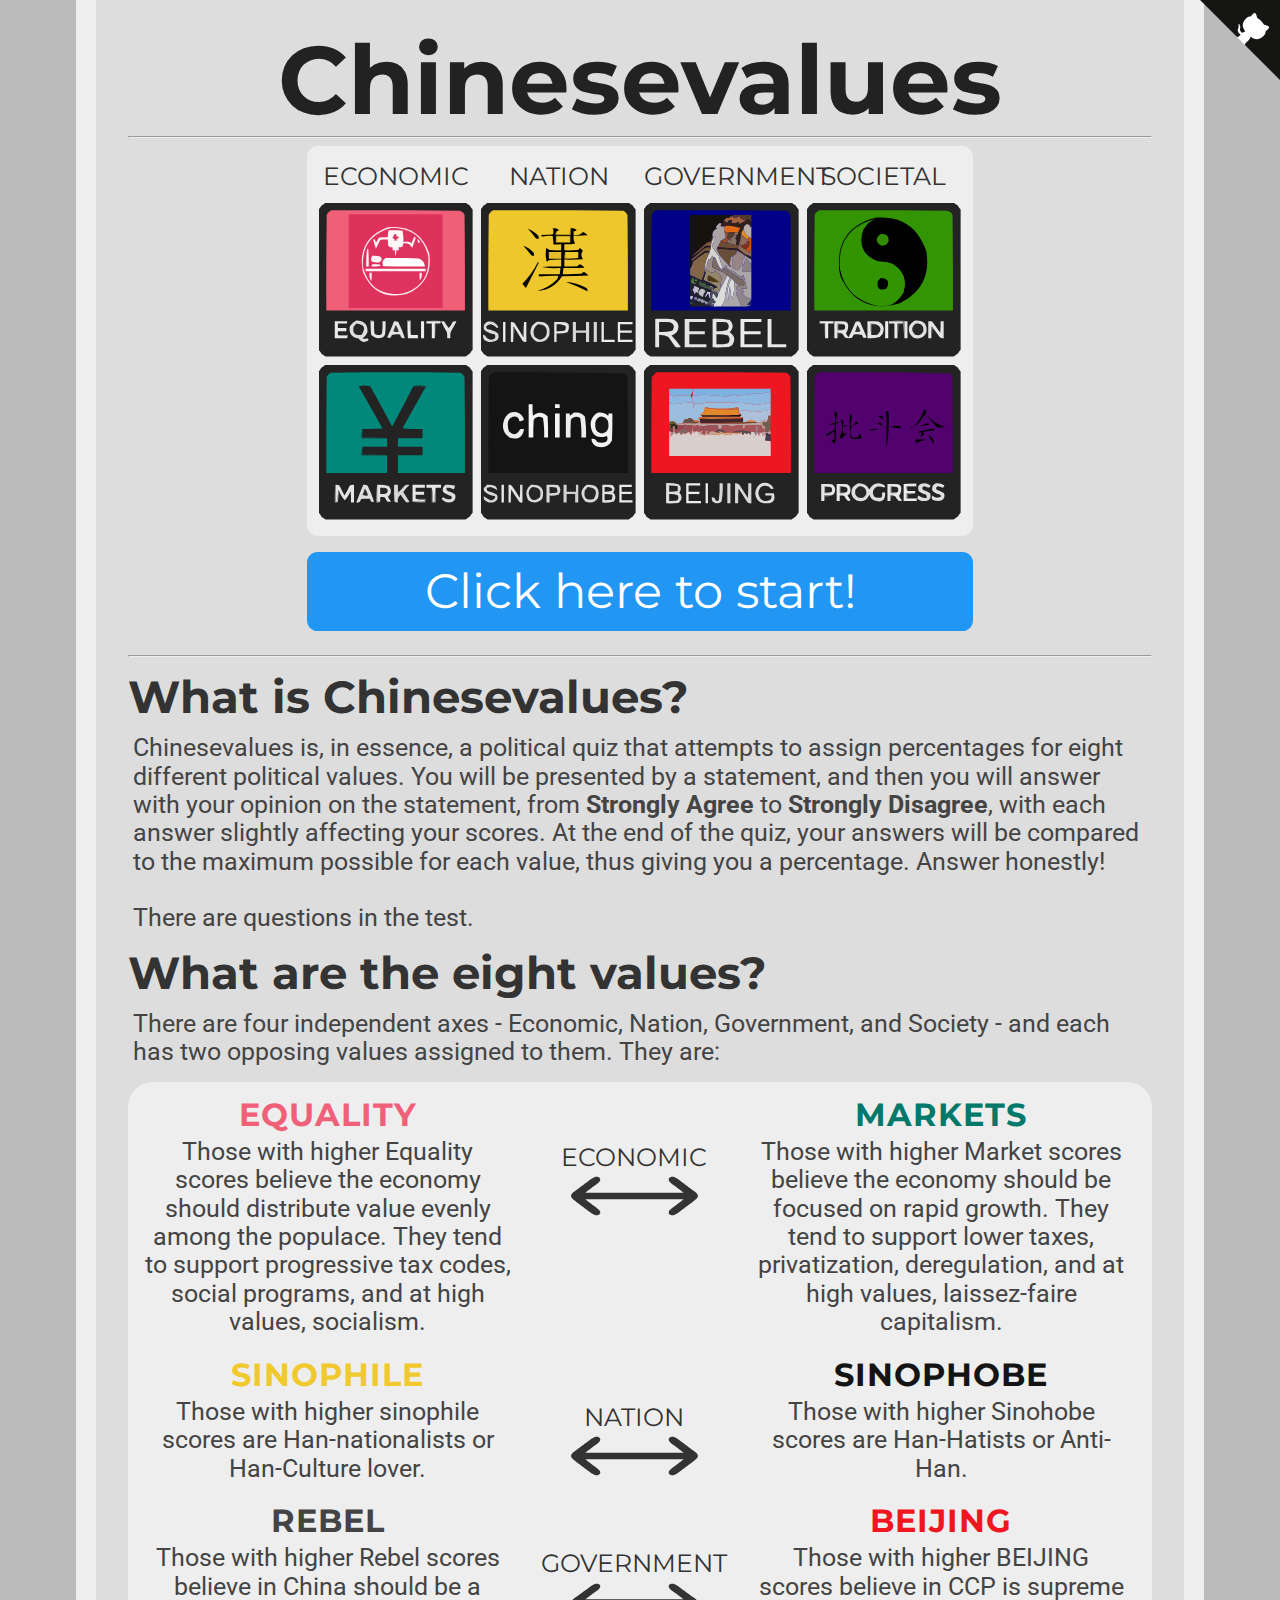
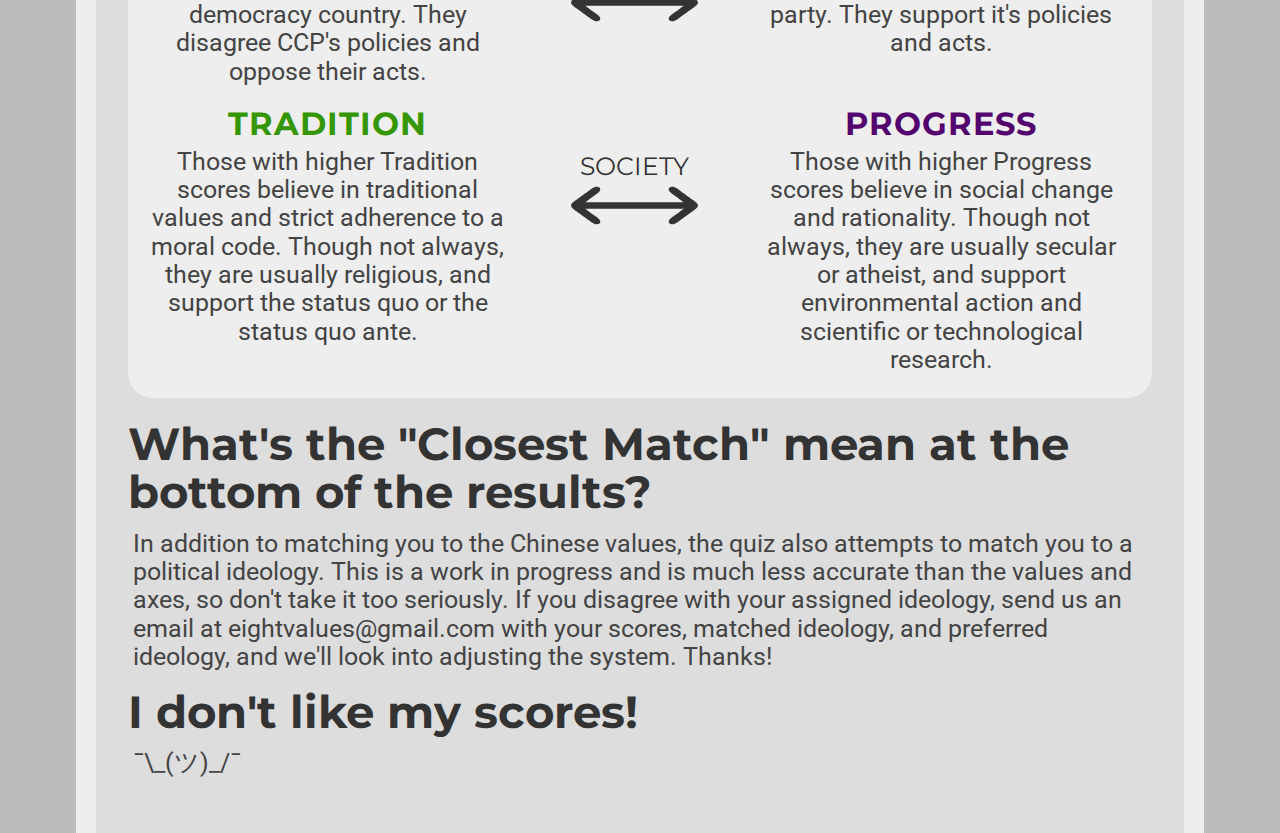
<file: Chinesevalues.github.io-master/index.html>
<head>
<link href="https://fonts.googleapis.com/css?family=Montserrat:300,400,700|Roboto:400,700" rel="stylesheet">
<link href='style.css' rel='stylesheet' type='text/css'>
<title>Chinesevalues</title>
<link rel="icon" type="x-icon" href="icon.png">
<link rel="shortcut icon" type="x-icon" href="icon.png">
<meta charset="utf-8">
<script async src="//pagead2.googlesyndication.com/pagead/js/adsbygoogle.js"></script>
<script>
  (adsbygoogle = window.adsbygoogle || []).push({
    google_ad_client: "ca-pub-6511426299019766",
    enable_page_level_ads: true
  });


</script>
</head>
<body>
<a href="https://github.com/Chinesevalues/Chinesevalues.github.io" class="github-corner" aria-label="View source on Github"><svg width="80" height="80" viewBox="0 0 250 250" style="fill:#151513; color:#fff; position: absolute; top: 0; border: 0; right: 0;" aria-hidden="true"><path d="M0,0 L115,115 L130,115 L142,142 L250,250 L250,0 Z"></path><path d="M128.3,109.0 C113.8,99.7 119.0,89.6 119.0,89.6 C122.0,82.7 120.5,78.6 120.5,78.6 C119.2,72.0 123.4,76.3 123.4,76.3 C127.3,80.9 125.5,87.3 125.5,87.3 C122.9,97.6 130.6,101.9 134.4,103.2" fill="currentColor" style="transform-origin: 130px 106px;" class="octo-arm"></path><path d="M115.0,115.0 C114.9,115.1 118.7,116.5 119.8,115.4 L133.7,101.6 C136.9,99.2 139.9,98.4 142.2,98.6 C133.8,88.0 127.5,74.4 143.8,58.0 C148.5,53.4 154.0,51.2 159.7,51.0 C160.3,49.4 163.2,43.6 171.4,40.1 C171.4,40.1 176.1,42.5 178.8,56.2 C183.1,58.6 187.2,61.8 190.9,65.4 C194.5,69.0 197.7,73.2 200.1,77.6 C213.8,80.2 216.3,84.9 216.3,84.9 C212.7,93.1 206.9,96.0 205.4,96.6 C205.1,102.4 203.0,107.8 198.3,112.5 C181.9,128.9 168.3,122.5 157.7,114.1 C157.9,116.9 156.7,120.9 152.7,124.9 L141.0,136.5 C139.8,137.7 141.6,141.9 141.8,141.8 Z" fill="currentColor" class="octo-body"></path></svg></a><style>.github-corner:hover .octo-arm{animation:octocat-wave 560ms ease-in-out}@keyframes octocat-wave{0%,100%{transform:rotate(0)}20%,60%{transform:rotate(-25deg)}40%,80%{transform:rotate(10deg)}}@media (max-width:500px){.github-corner:hover .octo-arm{animation:none}.github-corner .octo-arm{animation:octocat-wave 560ms ease-in-out}}</style>
<h1>Chinesevalues</h1>
<hr>
<div class="center">
    <div class="axis_name quadcolumn">ECONOMIC</div>
    <div class="axis_name quadcolumn">NATION</div>
    <div class="axis_name quadcolumn">GOVERNMENT</div>
    <div class="axis_name quadcolumn">SOCIETAL</div>
    <a href="#anchor"><img src="value_images/equality.svg" class="quadcolumn"></a>
    <a href="#anchor"><img src="value_images/sinophile.svg" class="quadcolumn"></a>
    <a href="#anchor"><img src="value_images/rebel.svg" class="quadcolumn"></a>
    <a href="#anchor"><img src="value_images/tradition.svg" class="quadcolumn"></a>
    <a href="#anchor"><img src="value_images/markets.svg" class="quadcolumn"></a>
    <a href="#anchor"><img src="value_images/sinophobe.svg" class="quadcolumn"></a>
    <a href="#anchor"><img src="value_images/red.svg" class="quadcolumn"></a>
    <a href="#anchor"><img src="value_images/progress.svg" class="quadcolumn"></a>
</div>
<br>
<button class="button" onclick="location.href='instructions.html';" style="font-size:36pt;">Click here to start!</button>
<br><hr>
<h2>What is Chinesevalues?</h2>
    <p>Chinesevalues is, in essence, a political quiz that attempts to assign percentages for eight different political values. You will be presented by a statement, and then you will answer with your opinion on the statement, from <b>Strongly Agree</b> to <b>Strongly Disagree</b>, with each answer slightly affecting your scores. At the end of the quiz, your answers will be compared to the maximum possible for each value, thus giving you a percentage. Answer honestly!<br /><br />
    There are <b><u><span id="numOfQuestions"></span></u></b> questions in the test.</p>

<h2><a id="anchor">What are the eight values?</a></h2>
    <p>There are four independent axes - Economic, Nation, Government, and Society - and each has two opposing values assigned to them. They are:</p>
    <div class="explanation_bg">
        <div class="spacer">
            <div class="explanation_blurb_left">
                <p class="value"><b style="color:#f06078;">EQUALITY</b></p>
                <p class="blurb-text">
                    Those with higher Equality scores believe the economy should distribute value evenly among the populace. They tend to support progressive tax codes, social programs, and at high values, socialism.
                </p>
            </div>
            <div class="explanation_axis">
                <p class="axis_name">ECONOMIC</p>
                <img class="arrow" src="double_arrow.svg"></img>
            </div>
            <div class="explanation_blurb_right">
                <p class="value"><b style="color:#00796b;">MARKETS</b></p>
                <p class="blurb-text">
                    Those with higher Market scores believe the economy should be focused on rapid growth. They tend to support lower taxes, privatization, deregulation, and at high values, laissez-faire capitalism.
                </p>
            </div>
        </div>
        <div class="spacer">
            <div class="explanation_blurb_left">
                <p class="value"><b style="color:#f0c92e;">SINOPHILE</b></p>
                <p class="blurb-text">
                    Those with higher sinophile scores are Han-nationalists or Han-Culture lover.
                </p>
            </div>
            <div class="explanation_axis">
                <p class="axis_name">NATION</p>
                <img class="arrow" src="double_arrow.svg"></img>
            </div>
            <div class="explanation_blurb_right">
                <p class="value"><b style="color:#141414;">SINOPHOBE</b></p>
                <p class="blurb-text">
                    Those with higher Sinohobe scores are Han-Hatists or Anti-Han.
                </p>
            </div>
        </div>
        <div class="spacer">
            <div class="explanation_blurb_left">
                <p class="value"><b style="color:#00089;">REBEL</b></p>
                <p class="blurb-text">
                    Those with higher Rebel scores believe in China should be a democracy country. They disagree CCP's policies and oppose their acts. 
                </p>
            </div>
            <div class="explanation_axis">
                <p class="axis_name">GOVERNMENT</p>
                <img class="arrow" src="double_arrow.svg"></img>
            </div>
            <div class="explanation_blurb_right">
                <p class="value"><b style="color:#ef1621;">BEIJING</b></p>
                <p class="blurb-text">
                    Those with higher BEIJING scores believe in CCP is supreme party. They support it's policies and acts.
                </p>
            </div>
        </div>
        <div class="spacer">
            <div class="explanation_blurb_left">
                <p class="value"><b style="color:#349603;">TRADITION</b></p>
                <p class="blurb-text">
                    Those with higher Tradition scores believe in traditional values and strict adherence to a moral code. Though not always, they are usually religious, and support the status quo or the status quo ante.
                </p>
            </div>
            <div class="explanation_axis">
                <p class="axis_name">SOCIETY</p>
                <img class="arrow" src="double_arrow.svg"></img>
            </div>
            <div class="explanation_blurb_right">
                <p class="value"><b style="color:#53026e;">PROGRESS</b></p>
                <p class="blurb-text">
                    Those with higher Progress scores believe in social change and rationality. Though not always, they are usually secular or atheist, and support environmental action and scientific or technological research.
                </p>
            </div>
        </div>
        <br/>
    </div>

<h2 style="margin-top: 17pt;">What's the "Closest Match" mean at the bottom of the results?</h2>
    <p>In addition to matching you to the Chinese values, the quiz also attempts to match you to a political ideology. This is a work in progress and is much less accurate than the values and axes, so don't take it too seriously. If you disagree with your assigned ideology, send us an email at eightvalues@gmail.com with your scores, matched ideology, and preferred ideology, and we'll look into adjusting the system. Thanks!</p>
<h2>I don't like my scores!</h2>
    <p>¯\_(ツ)_/¯<br/>
    </p>
<br>
<!-- Website visit statistics - no personal information is collected! -->
<script type="text/javascript">
var sc_project=11325211;
var sc_invisible=1;
var sc_security="fd9f0659";
var scJsHost = (("https:" == document.location.protocol) ?
"https://secure." : "http://www.");
document.write("<sc"+"ript type='text/javascript' src='" +
scJsHost+
"statcounter.com/counter/counter.js'></"+"script>");
</script>
<noscript><div class="statcounter"><a title="web stats"
href="http://statcounter.com/" target="_blank"><img
class="statcounter"
src="//c.statcounter.com/11325211/0/fd9f0659/1/" alt="web
stats"></a></div></noscript>

<!-- This is the script for the page itself -->
<script type="application/javascript"src="questions.js"></script>
<script type="text/javascript">
    document.getElementById("numOfQuestions").innerHTML = questions.length;
</script>
</body>
</file>
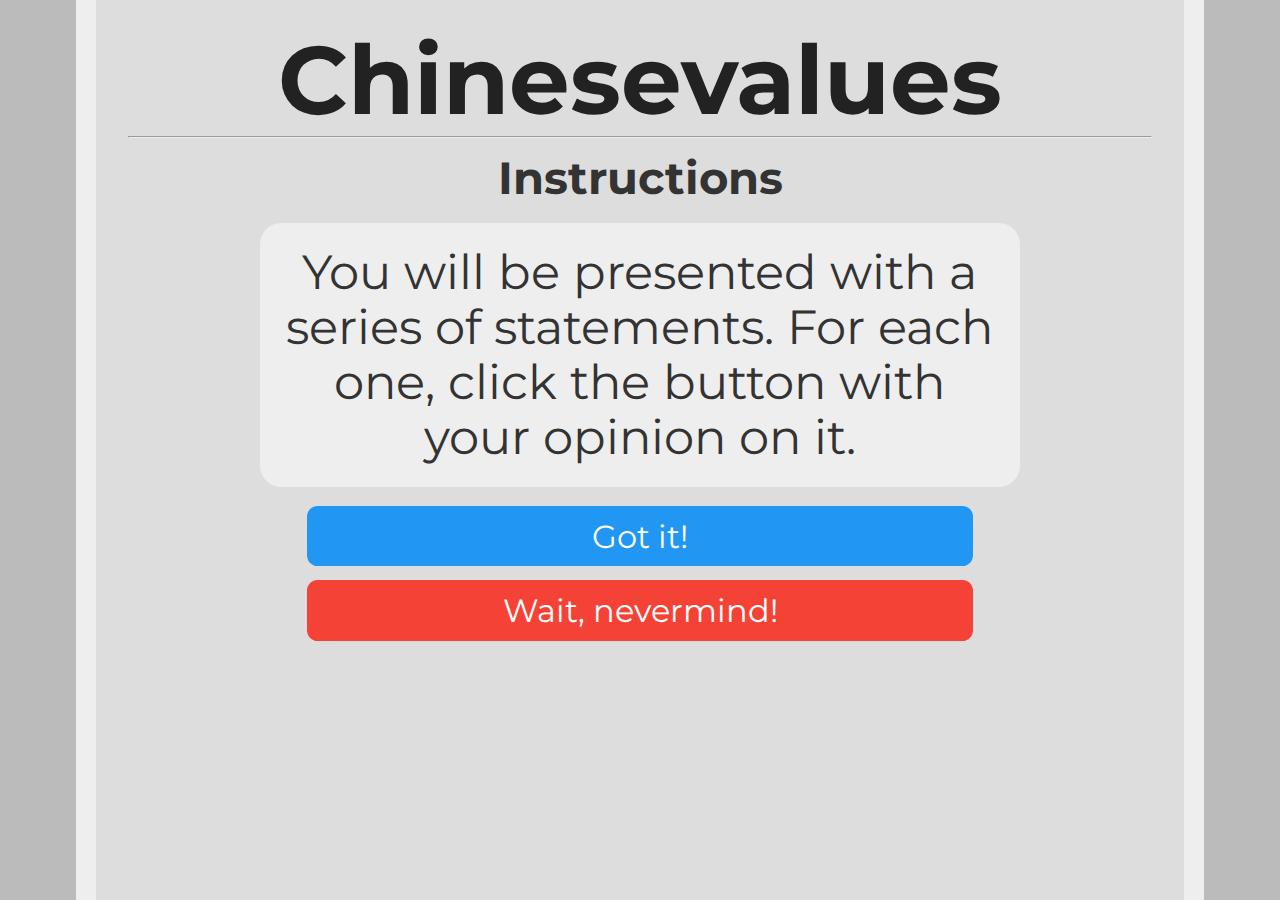
<file: Chinesevalues.github.io-master/instructions.html>
<head>
<link href="https://fonts.googleapis.com/css?family=Montserrat:300,400,700|Roboto:400,700" rel="stylesheet">
<link href='style.css' rel='stylesheet' type='text/css'>
<title>Chinesevalues Quiz</title>
<link rel="icon" type="x-icon" href="icon.png">
<link rel="shortcut icon" type="x-icon" href="icon.png">
<meta charset="utf-8">
<script async src="//pagead2.googlesyndication.com/pagead/js/adsbygoogle.js"></script>
<script>
  (adsbygoogle = window.adsbygoogle || []).push({
    google_ad_client: "ca-pub-6511426299019766",
    enable_page_level_ads: true
  });
</script>
</head>
<body>

<h1>Chinesevalues</h1>
<hr>
<h2 style="text-align:center;">Instructions</h2>
<p class="question">You will be presented with a series of statements. For each one, click the button with your opinion on it.</p>
<button class="button" onclick="location.href='quiz.html';">Got it!</button> <br>
<button class="button disagree" onclick="location.href='index.html';">Wait, nevermind!</button> <br>

<!-- Website visit statistics - no personal information is collected! -->
<script type="text/javascript">
var sc_project=11325211;
var sc_invisible=1;
var sc_security="fd9f0659";
var scJsHost = (("https:" == document.location.protocol) ?
"https://secure." : "http://www.");
document.write("<sc"+"ript type='text/javascript' src='" +
scJsHost+
"statcounter.com/counter/counter.js'></"+"script>");
</script>
<noscript><div class="statcounter"><a title="web stats"
href="http://statcounter.com/" target="_blank"><img
class="statcounter"
src="//c.statcounter.com/11325211/0/fd9f0659/1/" alt="web
stats"></a></div></noscript>
</body>
</file>
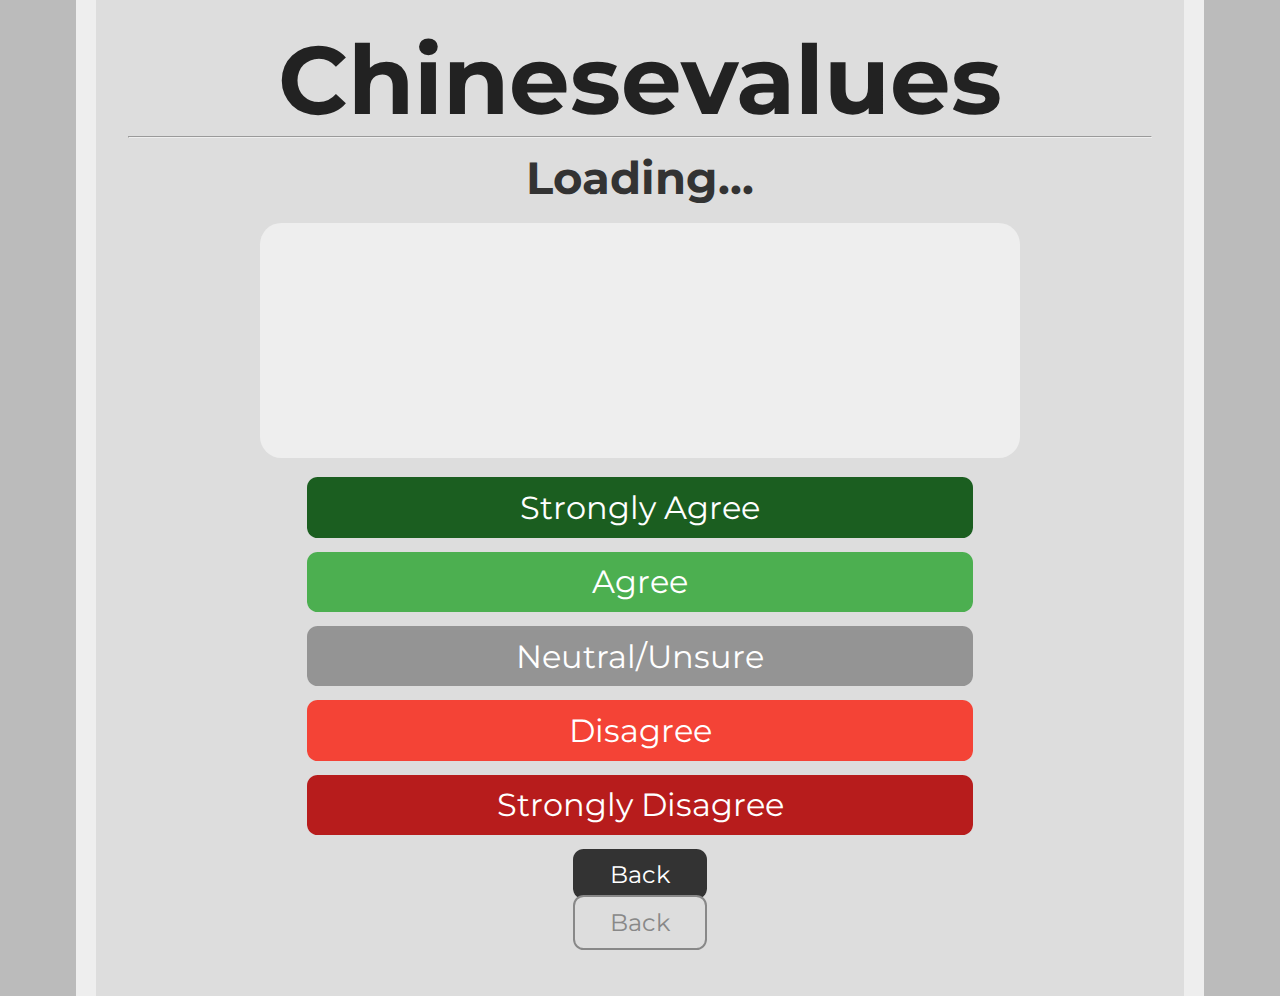
<file: Chinesevalues.github.io-master/quiz.html>
<head>
<link href="https://fonts.googleapis.com/css?family=Montserrat:300,400,700|Roboto:400,700" rel="stylesheet">
<link href='style.css' rel='stylesheet' type='text/css'>
<title>Chinesevalues Quiz</title>
<link rel="icon" type="x-icon" href="icon.png">
<link rel="shortcut icon" type="x-icon" href="icon.png">
<meta charset="utf-8">
<script async src="//pagead2.googlesyndication.com/pagead/js/adsbygoogle.js"></script>
<script>
  (adsbygoogle = window.adsbygoogle || []).push({
    google_ad_client: "ca-pub-6511426299019766",
    enable_page_level_ads: true
  });
</script>
</head>
<body>
<script type="application/javascript"
        src="questions.js">
</script>
<h1>Chinesevalues</h1>
<hr>
<h2 style="text-align:center;" id="question-number">Loading...</h2>
<p class="question" id="question-text"></p>
<button class="button stronglyAgree" onclick="next_question( 1.0)">Strongly Agree</button> <br>
<button class="button agree" onclick="next_question( 0.5)">Agree</button> <br>
<button class="button neutral" onclick="next_question( 0.0)">Neutral/Unsure</button> <br>
<button class="button disagree" onclick="next_question(-0.5)">Disagree</button> <br>
<button class="button stronglyDisagree" onclick="next_question(-1.0)">Strongly Disagree</button> <br>
<button class="small_button" onclick="prev_question()" id="back_button">Back</button>
<button class="small_button_off" id="back_button_off">Back</button><br>

<!-- Website visit statistics - no personal information is collected! -->
<script type="text/javascript">
var sc_project=11325211;
var sc_invisible=1;
var sc_security="fd9f0659";
var scJsHost = (("https:" == document.location.protocol) ?
"https://secure." : "http://www.");
document.write("<sc"+"ript type='text/javascript' src='" +
scJsHost+
"statcounter.com/counter/counter.js'></"+"script>");
</script>
<noscript><div class="statcounter"><a title="web stats"
href="http://statcounter.com/" target="_blank"><img
class="statcounter"
src="//c.statcounter.com/11325211/0/fd9f0659/1/" alt="web
stats"></a></div></noscript>

<!-- JavaScript for the test itself -->
<script>
    var max_econ, max_dipl, max_govt, max_scty; // Max possible scores
    max_econ = max_dipl = max_govt = max_scty = 0;
    let econ_array = new Array(questions.length);
    let nati_array = new Array(questions.length);
    let govt_array = new Array(questions.length);
    let scty_array = new Array(questions.length);
    var qn = 0; // Question number
    init_question();
    for (var i = 0; i < questions.length; i++) {
        max_econ += Math.abs(questions[i].effect.econ)
        max_dipl += Math.abs(questions[i].effect.nati)
        max_govt += Math.abs(questions[i].effect.govt)
        max_scty += Math.abs(questions[i].effect.scty)
    }
    function init_question() {
        document.getElementById("question-text").innerHTML = questions[qn].question;
        document.getElementById("question-number").innerHTML = "Question " + (qn + 1) + " of " + (questions.length);
        if (qn == 0) {
            document.getElementById("back_button").style.display = 'none';
            document.getElementById("back_button_off").style.display = 'block';
        } else {
            document.getElementById("back_button").style.display = 'block';
            document.getElementById("back_button_off").style.display = 'none';
        }

    }

    function next_question(mult) {
        econ_array[qn] = mult*questions[qn].effect.econ
        nati_array[qn] = mult*questions[qn].effect.nati
        govt_array[qn] = mult*questions[qn].effect.govt
        scty_array[qn] = mult*questions[qn].effect.scty
        qn++;
        if (qn < questions.length) {
            init_question();
        } else {
            results();
        }
    }

    function prev_question() {
        if (qn == 0) {
            return;
        }
        qn--;
        init_question();
    }

    function calc_score(score,max) {
        return (100*(max+score)/(2*max)).toFixed(1)
    }

    function results() {
        let final_econ = econ_array.reduce((a, b) => a + b, 0)
        let final_nati = nati_array.reduce((a, b) => a + b, 0)
        let final_govt = govt_array.reduce((a, b) => a + b, 0)
        let final_scty = scty_array.reduce((a, b) => a + b, 0)
        location.href = `results.html`
            + `?e=${calc_score(final_econ,max_econ)}`
            + `&n=${calc_score(final_nati,max_nati)}`
            + `&g=${calc_score(final_govt,max_govt)}`
            + `&s=${calc_score(final_scty,max_scty)}`
    }
</script>
</body>
</file>
<file: Chinesevalues.github.io-master/style.css>
html {
    background-color: #bbbbbb;
    padding: 0px;
    scroll-behavior: smooth;
}
body {
    width: 80%;
    min-height: calc(100vh - 4em);
    margin: 0 auto;
    padding: 2em;
    background-color: #dddddd;
    border-color: #eeeeee;
    border-left-style: solid;
    border-right-style: solid;
    border-width: 20px;
}
p {
    color: #444444;
    font-family: 'Roboto', sans-serif;
    font-size: 18.5pt;
    line-height: 1.15;
    margin: 4pt;
}

p.value {
    margin-top: 22px;
    margin-bottom: 22px;
    text-indent: -16pt;
    margin-left: 20pt;
    font-size: 24pt;
    line-height: 2.11666656px;
    letter-spacing: 0.03em;
    font-family: 'Montserrat';
}

p.axis_name {
    margin-top: 50px;
    color: #333333;
    font-size: 19pt;
    font-family: 'Montserrat';
}
p.question {
    margin: 16pt auto;
    color: #333333;
    font-family: 'Montserrat', sans-serif;
    font-weight: normal;
    width: 70%;
    min-width: 500pt;
    min-height: 144pt;
    background-color: #eeeeee;
    padding: 16pt;
    border-radius: 16pt;
    font-size: 36pt;
    display: flex;
    justify-content: center;
    align-items: center;
    text-align: center;

}
h1 {
    color: #222222;
    font-family: 'Montserrat', sans-serif;
    font-size: 72pt;
    text-align: center;
    line-height: 72pt;
    margin-top: 0pt;
    margin-bottom: 0pt;
}
h2 {
    color: #333333;
    font-family: 'Montserrat', sans-serif;
    font-size: 34pt;
    line-height: 36pt;
    margin-top: 12pt;
    margin-bottom: 10pt;
}
li {
    font-size: 16pt;
    text-indent: 16pt;
}
a {
    font-family: inherit;
}
div.center {
    background-color: #eeeeee;
    font-family: 'Montserrat', sans-serif;
    border-radius: 8pt;
    padding: 6pt;
    color: white;
    width: 50%;
    min-width: 488pt;
    text-align: center;
    text-decoration: none;
    display: block;
    font-size: 24pt;
    margin: auto;
}
img.quadcolumn {
    width: 23.75%;
    transition: transform .3s;
}
img.quadcolumn:hover {
    transform: scale(1.05);
  }
div.quadcolumn {
    width: 23.75%;
}
div.axis_name {
    color: #333333;
    font-size: 19pt;
    font-family: 'Montserrat';
    display: inline-block;
    padding-bottom: 8.65pt;
}
.spacer {
    display: flex;
}
.spacer > div{
    margin-top: 10px;
    display: inline-block;
    *display: inline; /* For IE7 */
    text-align: center;
}
.button {
    background-color: #2196f3;
    font-family: 'Montserrat', sans-serif;
    border: none;
    border-radius: 8pt;
    color: white;
    padding: 8pt;
    width: 50%;
    min-width: 500pt;
    text-align: center;
    text-decoration: none;
    display: block;
    font-size: 24pt;
    margin: -2px auto;
    cursor: pointer;
}
.button:hover, .button:focus { background: #1687e0; }
.stronglyAgree { background: #1b5e20; }
.stronglyAgree:hover, .stronglyAgree:focus { background: #154a19; }
.agree { background: #4caf50; }
.agree:hover, .agree:focus { background: #29942e; }
.neutral { background: #949494; }
.neutral:hover, .neutral:focus { background: #656565; }
.disagree { background: #f44336; }
.disagree:hover, .disagree:focus { background: #d6271a; }
.stronglyDisagree { background: #b71c1c; }
.stronglyDisagree:hover, .stronglyDisagree:focus { background: #a00e0e; }

.small_button, .small_button_off {
    background-color: #333;
    font-family: 'Montserrat', sans-serif;
    border: none;
    border-radius: 8pt;
    color: white;
    padding: 8pt;
    width: 10%;
    min-width: 100pt;
    text-align: center;
    text-decoration: none;
    display: block;
    font-size: 18pt;
    margin: -2px auto;
    cursor: pointer;
}

.small_button:hover, .small_button:focus {
    background: #222;
}

.small_button_off {
    background-color: #ddd;
    color: #888;
    border: 2px solid #888;
    cursor: not-allowed;
    margin: -4px auto;
}
.arrow {
    width: 60%;
    height: auto;
}
div.explanation_blurb_left {
    vertical-align: top;
    width: 37%;
    margin-left: 1%;
    margin-right: 1%;
}
div.explanation_blurb_right {
    vertical-align: top;
    width: 37%;
    margin-left: 1%;
    margin-right: 1%;
}
div.explanation_axis {
    width: 20.9%;
    vertical-align: top;
}
div.axis {
    width: 100%;
    display: flex;
    align-items: center;
    justify-content: center;
}
div.bar {
    height: 36pt;
    line-height: 36pt;
    padding: 8pt;
    margin-top: 4pt;
    margin-bottom: 4pt;
    border-width: 4px;
    border-right-width: 1px;
    border-top-style: solid;
    border-bottom-style: solid;
    border-color: #222222;
    background-color: #eeeeee;
    display: block;
    width: 50%;
}
div.text-wrapper {
    font-family: 'Montserrat', sans-serif;
    font-size: 36pt;
    line-height: 36pt;
    color: #222222;
    display: inline-block;
}
div.equality {
    background-color: #f06078;
    text-align: left;
    border-right-style: solid;
}
div.wealth {
    background-color: #00796b;
    text-align: right;
    border-left-style: solid;
}
div.rebel {
    background-color: #000089;
    text-align: left;
    border-right-style: solid;
}
div.red {
    background-color: #ef1621;
    text-align: right;
    border-left-style: solid;
}
div.sinophobe {
    background-color: #141414;
    text-align: right;
    border-left-style: solid;
}
div.sinophile {
    background-color: #f0c92e;
    text-align: left;
    border-right-style: solid;
}
div.progress {
    background-color: #53026e;
    text-align: right;
    border-left-style: solid;
}
div.tradition {
    background-color: #349603;
    text-align: left;
    border-right-style: solid;
}
span.weight-300 {
    font-weight: 300;
}
.explanation_bg {
    background-color: #eeeeee;
    border-radius: 25px;
    margin-top: 15px;
}
#banner {
    border-color: #444444;
    border-style: solid;
    border-width: 2px;
    border-radius: 8pt;
    display: block;
    margin: 8pt;
    margin-left: auto;
    margin-right: auto;
}
</file>
